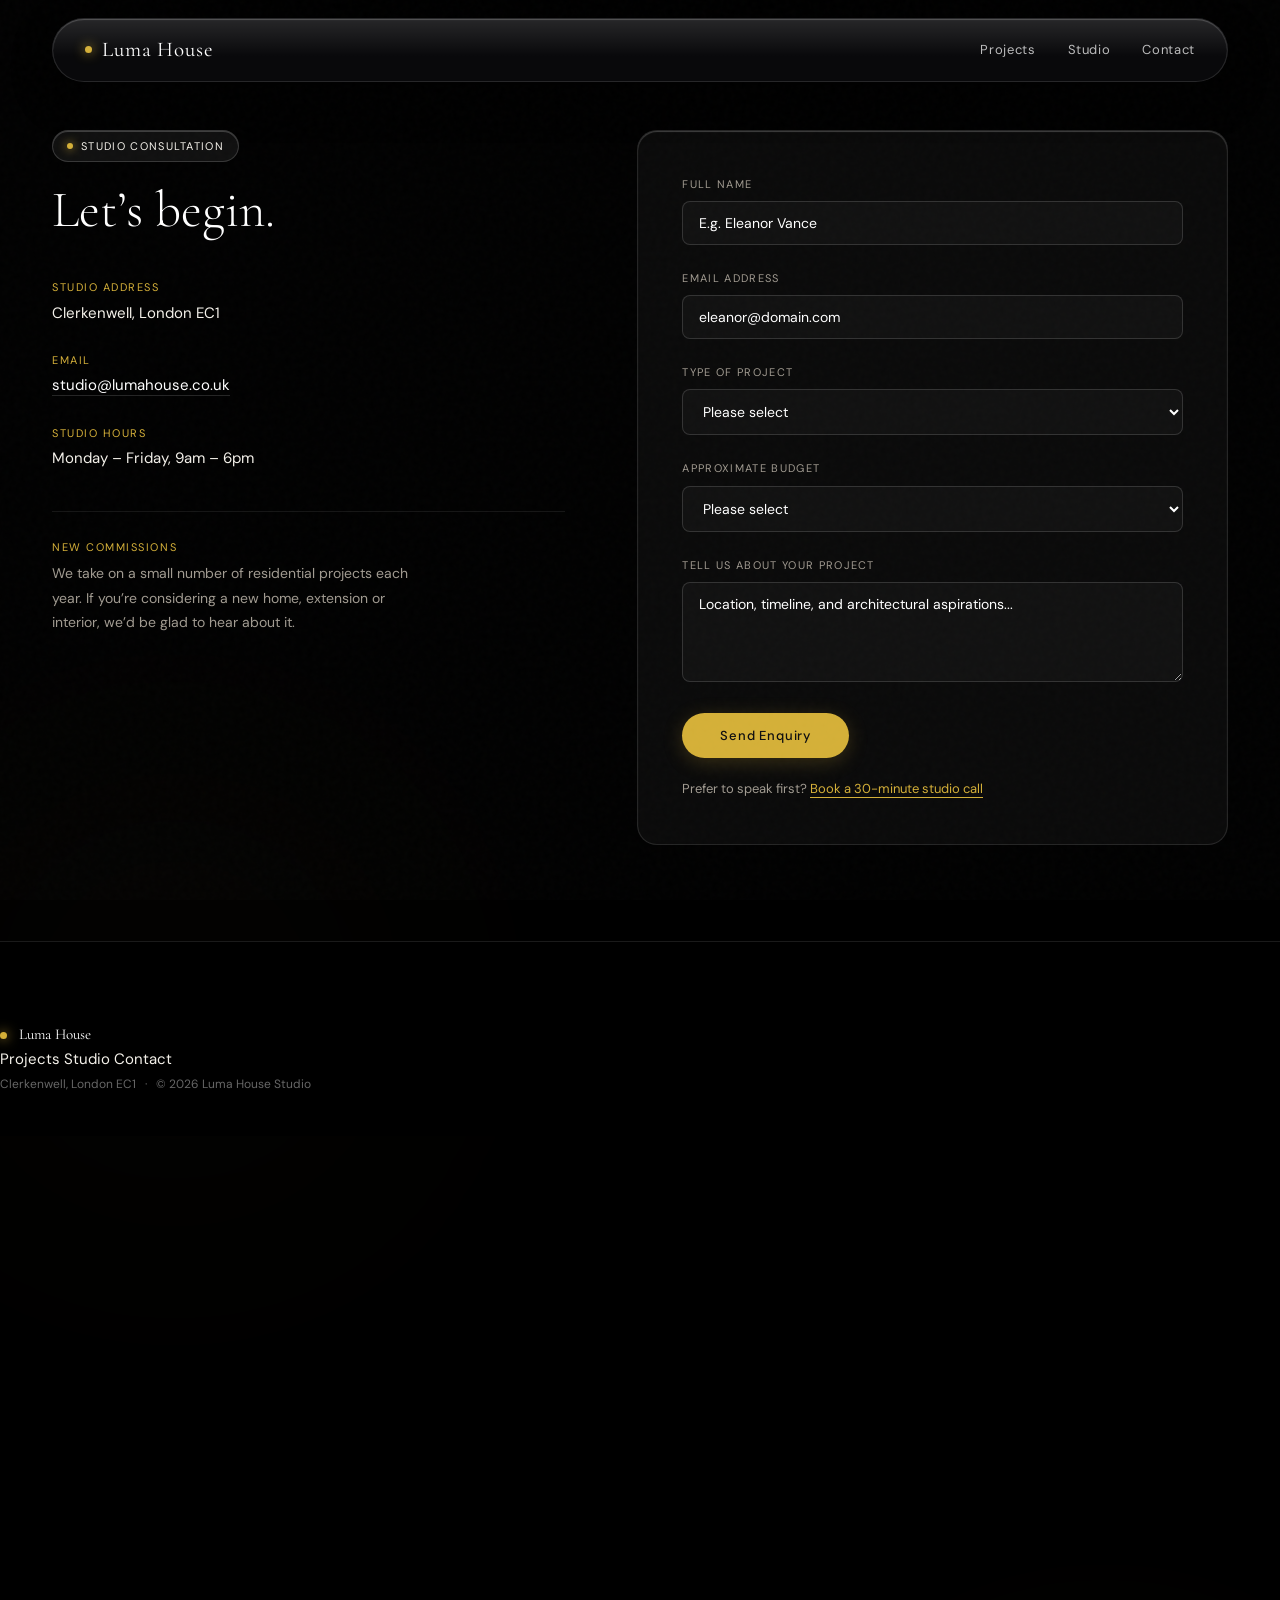
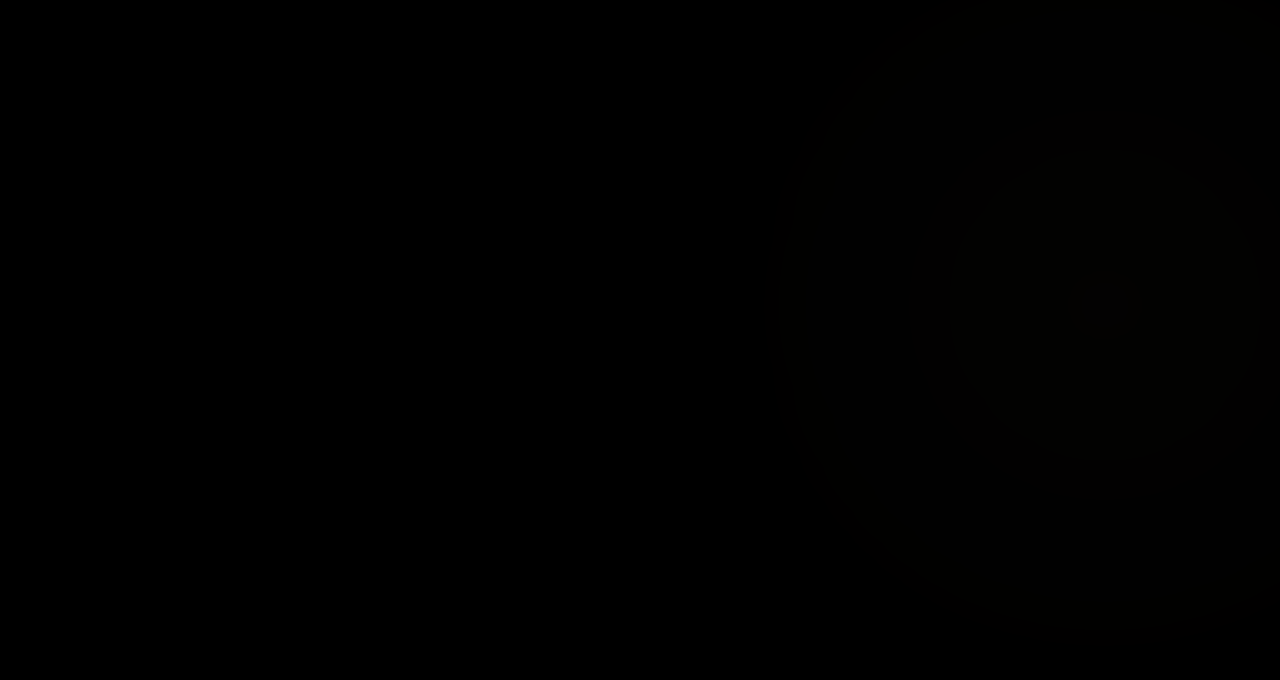
<file: contact.html>
<!DOCTYPE html>
<html lang="en">
<head>
<meta charset="UTF-8">
<meta name="viewport" content="width=device-width, initial-scale=1.0">
<title>Contact — Luma House</title>
<link rel="stylesheet" href="styles.css">
</head>
<body>

<div class="noise-overlay" aria-hidden="true"></div>
<div class="ambient-glow orb-1" aria-hidden="true"></div>
<div class="ambient-glow orb-2" aria-hidden="true"></div>

<nav class="nav solid">
  <a href="index.html" class="nav-logo">
    <span class="nav-logo-mark"></span>
    Luma House
  </a>
  <div class="nav-links">
    <a href="index.html#selected-projects">Projects</a>
    <a href="about.html">Studio</a>
    <a href="contact.html">Contact</a>
  </div>
</nav>

<div class="wrap contact-wrap">
  <div class="reveal">
    <div class="glass-pill" style="margin-bottom: 20px;"><span class="pulse-dot"></span> Studio Consultation</div>
    <h1 class="contact-hed">Let&rsquo;s begin.</h1>
    <div class="contact-detail">
      <div class="lbl">Studio address</div>
      <div class="val">Clerkenwell, London EC1</div>
    </div>
    <div class="contact-detail">
      <div class="lbl">Email</div>
      <div class="val"><a href="mailto:studio@lumahouse.co.uk">studio@lumahouse.co.uk</a></div>
    </div>
    <div class="contact-detail">
      <div class="lbl">Studio hours</div>
      <div class="val">Monday – Friday, 9am – 6pm</div>
    </div>
    <div class="contact-detail" style="margin-top:40px;padding-top:26px;border-top:1px solid var(--line);">
      <div class="lbl">New commissions</div>
      <div class="val" style="font-size:14px;color:var(--muted);-webkit-text-fill-color:var(--muted);max-width:38ch;line-height:1.74;margin-top:5px;">
        We take on a small number of residential projects each year. If you&rsquo;re considering a new home, extension or interior, we&rsquo;d be glad to hear about it.
      </div>
    </div>
  </div>

  <div class="reveal d1">
    <div class="inquiry-form-card">
      <form class="inquiry-form" novalidate>
        <div class="field">
          <label for="f-name">Full name</label>
          <input type="text" id="f-name" name="name" autocomplete="name" placeholder="E.g. Eleanor Vance" required>
        </div>
        <div class="field">
          <label for="f-email">Email address</label>
          <input type="email" id="f-email" name="email" autocomplete="email" placeholder="eleanor@domain.com" required>
        </div>
        <div class="field">
          <label for="f-type">Type of project</label>
          <select id="f-type" name="project-type">
            <option value="">Please select</option>
            <option>Residential design</option>
            <option>Interior architecture</option>
            <option>Bespoke furniture</option>
            <option>Other</option>
          </select>
        </div>
        <div class="field">
          <label for="f-budget">Approximate budget</label>
          <select id="f-budget" name="budget">
            <option value="">Please select</option>
            <option>Under £50,000</option>
            <option>£50,000 – £150,000</option>
            <option>£150,000 – £350,000</option>
            <option>£350,000+</option>
          </select>
        </div>
        <div class="field">
          <label for="f-msg">Tell us about your project</label>
          <textarea id="f-msg" name="message" placeholder="Location, timeline, and architectural aspirations..." required></textarea>
        </div>
        <button type="submit" class="submit-btn">Send Enquiry</button>
      </form>
      <p class="consult-note">Prefer to speak first? <a href="#">Book a 30-minute studio call</a></p>
    </div>
  </div>
</div>

<footer class="footer">
  <div class="footer-logo">
    <span class="nav-logo-mark" style="margin-right:8px;"></span>
    Luma House
  </div>
  <div class="footer-links">
    <a href="index.html#selected-projects">Projects</a>
    <a href="about.html">Studio</a>
    <a href="contact.html">Contact</a>
  </div>
  <span class="footer-copy">Clerkenwell, London EC1 &ensp;·&ensp; &copy; 2026 Luma House Studio</span>
</footer>

<script src="main.js"></script>
</body>
</html>
</file>
<file: styles.css>
@import url('https://fonts.googleapis.com/css2?family=Cormorant+Garamond:ital,wght@0,300;0,400;0,500;1,300;1,400;1,500&family=DM+Sans:opsz,wght@9..40,300;9..40,400;9..40,500&display=swap');

/* ============================================================
   LUMA HOUSE — REDESIGNED ARCHITECTURAL & GLASS EXPERIENCE
   Deep Atmospheric Obsidian, Frosted Glassmorphism, 
   Specular Reflections & Fluid Micro-Interactions
   ============================================================ */

:root {
  --bg:                 #000000;
  --bg-deep:            #000000;
  --bg-secondary:       #040405;
  --fg:                 #F4F1EA;
  --fg-bright:          #FFFFFF;
  --accent:             #D4AF37;
  --accent-gold:        #C5A880;
  --accent-glow:        rgba(212, 175, 55, 0.22);
  --muted:              #A09A90;
  --muted-lt:           #6E6860;
  --line:               rgba(255, 255, 255, 0.08);
  --line-med:           rgba(255, 255, 255, 0.14);
  --line-bright:        rgba(255, 255, 255, 0.24);

  /* Glassmorphic tokens */
  --glass-bg:           rgba(255, 255, 255, 0.035);
  --glass-bg-hover:     rgba(255, 255, 255, 0.065);
  --glass-border:       rgba(255, 255, 255, 0.11);
  --glass-border-hover: rgba(212, 175, 55, 0.45);
  --glass-sheen:        linear-gradient(135deg, rgba(255,255,255,0.18) 0%, rgba(255,255,255,0.02) 40%, rgba(255,255,255,0) 100%);
  --glass-shadow:       0 24px 60px rgba(0, 0, 0, 0.55), inset 0 1px 1px rgba(255, 255, 255, 0.22);
  --glass-pill-bg:      rgba(255, 255, 255, 0.06);
  --glass-pill-border:  rgba(255, 255, 255, 0.16);

  --pad:                52px;
  --pad-sm:             20px;
  --max:                1320px;
  --radius-lg:          20px;
  --radius-md:          14px;
  --radius-sm:          8px;
}

/* ---- RESET ---- */
*, *::before, *::after {
  box-sizing: border-box;
  margin: 0;
  padding: 0;
}

html {
  scroll-behavior: smooth;
  background-color: var(--bg);
}

body {
  background: var(--bg);
  color: var(--fg);
  font-family: 'DM Sans', sans-serif;
  font-weight: 400;
  font-size: 15px;
  line-height: 1.65;
  -webkit-font-smoothing: antialiased;
  -moz-osx-font-smoothing: grayscale;
  position: relative;
  min-height: 100vh;
  overflow-x: hidden;
}

img {
  max-width: 100%;
  display: block;
}

/* --- Atmospheric Noise & Ambient Background Glows --- */
.noise-overlay {
  position: fixed;
  inset: 0;
  width: 100%;
  height: 100%;
  background-image: url("data:image/svg+xml,%3Csvg viewBox='0 0 200 200' xmlns='http://www.w3.org/2000/svg'%3E%3Cfilter id='noiseFilter'%3E%3CfeTurbulence type='fractalNoise' baseFrequency='0.8' numOctaves='3' stitchTiles='stitch'/%3E%3C/filter%3E%3Crect width='100%25' height='100%25' filter='url(%23noiseFilter)' opacity='0.018'/%3E%3C/svg%3E");
  pointer-events: none;
  z-index: 1;
  mix-blend-mode: screen;
}

.ambient-glow {
  position: absolute;
  border-radius: 50%;
  filter: blur(140px);
  pointer-events: none;
  z-index: 0;
  opacity: 0.28;
  will-change: transform, opacity;
}

.ambient-glow.orb-1 {
  width: 650px;
  height: 650px;
  top: 75vh;
  left: -150px;
  background: radial-gradient(circle, rgba(212, 175, 55, 0.16) 0%, rgba(184, 148, 105, 0.05) 50%, transparent 70%);
}

.ambient-glow.orb-2 {
  width: 750px;
  height: 750px;
  top: 170vh;
  right: -200px;
  background: radial-gradient(circle, rgba(168, 140, 102, 0.14) 0%, rgba(255, 255, 255, 0.02) 55%, transparent 70%);
}

.ambient-glow.orb-3 {
  width: 850px;
  height: 850px;
  top: 280vh;
  left: 15%;
  background: radial-gradient(circle, rgba(212, 175, 55, 0.12) 0%, rgba(140, 120, 90, 0.03) 60%, transparent 70%);
}

.ambient-glow.orb-4 {
  width: 700px;
  height: 700px;
  top: 390vh;
  right: 5%;
  background: radial-gradient(circle, rgba(200, 168, 128, 0.14) 0%, transparent 70%);
}

/* Ensure sections sit on top of background ambient effects */
section, footer, nav, .featured-section, .statement-section, .projects-section, .reflection-section, .services-section, .testimonial-section, .cta-section {
  position: relative;
  z-index: 2;
}

/* --- Hyperlink rules --- */
a {
  text-decoration: none;
  color: var(--fg);
  -webkit-text-fill-color: var(--fg);
  transition: color 250ms ease, opacity 250ms ease;
}
a:visited { color: var(--fg); -webkit-text-fill-color: var(--fg); }
a:hover   { color: var(--fg-bright); -webkit-text-fill-color: var(--fg-bright); }

/* Focus rings */
a:focus-visible,
button:focus-visible,
input:focus-visible,
textarea:focus-visible,
select:focus-visible {
  outline: 1px solid var(--accent);
  outline-offset: 3px;
}

/* Reduced motion */
@media (prefers-reduced-motion: reduce) {
  *, *::before, *::after {
    animation-duration: 0.01ms !important;
    transition-duration: 0.01ms !important;
  }
}

/* ============================================================
   TYPOGRAPHY PRIMITIVES
   ============================================================ */
.t-serif,
.nav-logo,
.hero-headline,
.featured-name,
.statement-text,
.pt-name,
.reflection-tagline,
.reflection-statement,
.svc-name,
.t-quote,
.t-accent,
.cta-headline,
.footer-logo,
.pd-title,
.pd-concept-body,
.next-name,
.about-pull,
.v-name,
.tm-name,
.p-name,
.contact-hed,
.impact-num {
  font-family: 'Cormorant Garamond', serif;
  color: var(--fg-bright);
  -webkit-text-fill-color: var(--fg-bright);
}

.eyebrow {
  font-size: 11px;
  letter-spacing: 0.20em;
  text-transform: uppercase;
  font-weight: 500;
  color: var(--accent);
  -webkit-text-fill-color: var(--accent);
}

p, .body-text {
  font-weight: 400;
  color: var(--fg);
}

.text-muted {
  color: var(--muted);
  -webkit-text-fill-color: var(--muted);
}

/* ============================================================
   LAYOUT
   ============================================================ */
.wrap {
  max-width: var(--max);
  margin: 0 auto;
  padding-left: var(--pad);
  padding-right: var(--pad);
}

/* ============================================================
   GLASSMORPHISM & SPECULAR REFLECTION SYSTEM
   ============================================================ */
.glass-panel,
.glass-card {
  background: var(--glass-bg);
  backdrop-filter: blur(24px) saturate(180%);
  -webkit-backdrop-filter: blur(24px) saturate(180%);
  border: 1px solid var(--glass-border);
  box-shadow: var(--glass-shadow);
  border-radius: var(--radius-lg);
  position: relative;
  overflow: hidden;
  transition: border-color 450ms ease, box-shadow 450ms ease, transform 450ms cubic-bezier(0.16, 1, 0.3, 1);
}

.glass-panel::before,
.glass-card::before {
  content: '';
  position: absolute;
  inset: 0;
  background: var(--glass-sheen);
  opacity: 0.65;
  pointer-events: none;
  z-index: 1;
}

.glass-panel:hover,
.glass-card:hover {
  border-color: var(--glass-border-hover);
  box-shadow: 0 30px 70px rgba(0, 0, 0, 0.65), 0 0 25px var(--accent-glow), inset 0 1px 1px rgba(255, 255, 255, 0.35);
}

/* Glass Pill / Badge */
.glass-pill {
  display: inline-flex;
  align-items: center;
  gap: 8px;
  padding: 6px 14px;
  background: var(--glass-pill-bg);
  backdrop-filter: blur(16px);
  -webkit-backdrop-filter: blur(16px);
  border: 1px solid var(--glass-pill-border);
  border-radius: 100px;
  font-size: 11px;
  letter-spacing: 0.12em;
  text-transform: uppercase;
  color: var(--fg);
  -webkit-text-fill-color: var(--fg);
  box-shadow: 0 4px 15px rgba(0, 0, 0, 0.25), inset 0 1px 0 rgba(255, 255, 255, 0.2);
}

/* Pulse indicator dot */
.pulse-dot {
  display: inline-block;
  width: 6px;
  height: 6px;
  border-radius: 50%;
  background: var(--accent);
  box-shadow: 0 0 10px var(--accent);
  animation: pulseGlow 2.4s infinite;
}

@keyframes pulseGlow {
  0%, 100% { opacity: 1; transform: scale(1); }
  50% { opacity: 0.4; transform: scale(0.8); }
}

/* Glass Specular Reflection Sheen */
.reflection-sheen {
  position: absolute;
  top: 0;
  left: -150%;
  width: 100%;
  height: 100%;
  background: linear-gradient(
    105deg,
    transparent 20%,
    rgba(255, 255, 255, 0.05) 45%,
    rgba(255, 255, 255, 0.20) 50%,
    rgba(255, 255, 255, 0.05) 55%,
    transparent 80%
  );
  transform: skewX(-22deg);
  pointer-events: none;
  z-index: 3;
  transition: left 950ms cubic-bezier(0.16, 1, 0.3, 1);
}

.glass-card:hover .reflection-sheen,
.glass-panel:hover .reflection-sheen,
.featured-glass-frame:hover .reflection-sheen,
.project-thumb:hover .reflection-sheen,
.svc-glass-card:hover .reflection-sheen {
  left: 150%;
}

/* ============================================================
   NAVIGATION — FLOATING FROSTED GLASS BAR
   ============================================================ */
.nav {
  position: fixed;
  top: 18px;
  left: 50%;
  transform: translateX(-50%);
  width: calc(100% - (var(--pad) * 2));
  max-width: var(--max);
  height: 64px;
  display: flex;
  align-items: center;
  justify-content: space-between;
  padding: 0 32px;
  z-index: 200;
  border-radius: 100px;
  background: rgba(14, 13, 16, 0.70);
  backdrop-filter: blur(24px) saturate(180%);
  -webkit-backdrop-filter: blur(24px) saturate(180%);
  border: 1px solid rgba(255, 255, 255, 0.12);
  box-shadow: 0 16px 40px rgba(0, 0, 0, 0.45), inset 0 1px 1px rgba(255, 255, 255, 0.22);
  transition: background 400ms ease, border-color 400ms ease, box-shadow 400ms ease;
}

.nav::before {
  content: '';
  position: absolute;
  inset: 0;
  border-radius: inherit;
  background: linear-gradient(to bottom, rgba(255, 255, 255, 0.12), transparent 60%);
  pointer-events: none;
}

.nav.solid {
  background: rgba(10, 9, 12, 0.88);
  border-color: rgba(255, 255, 255, 0.16);
  box-shadow: 0 20px 50px rgba(0, 0, 0, 0.65), inset 0 1px 1px rgba(255, 255, 255, 0.25);
}

.nav-logo {
  font-family: 'Cormorant Garamond', serif;
  font-size: 21px;
  font-weight: 400;
  letter-spacing: 0.04em;
  color: #fff;
  -webkit-text-fill-color: #fff;
  display: inline-flex;
  align-items: center;
  gap: 10px;
}

.nav-logo-mark {
  display: inline-block;
  width: 7px;
  height: 7px;
  border-radius: 50%;
  background: var(--accent);
  box-shadow: 0 0 12px var(--accent);
}

.nav-links {
  display: flex;
  align-items: center;
  gap: 32px;
}

.nav-links a {
  font-size: 13px;
  font-weight: 400;
  letter-spacing: 0.05em;
  color: rgba(255, 255, 255, 0.72);
  -webkit-text-fill-color: rgba(255, 255, 255, 0.72);
  transition: color 250ms, opacity 250ms;
  position: relative;
  padding: 6px 0;
}

.nav-links a::after {
  content: '';
  position: absolute;
  bottom: 0;
  left: 0;
  width: 0;
  height: 1px;
  background: var(--accent);
  box-shadow: 0 0 8px var(--accent);
  transition: width 300ms cubic-bezier(0.16, 1, 0.3, 1);
}

.nav-links a:hover {
  color: #fff;
  -webkit-text-fill-color: #fff;
}

.nav-links a:hover::after {
  width: 100%;
}

/* ============================================================
   HERO
   ============================================================ */
.hero {
  position: relative;
  height: 100vh;
  min-height: 640px;
  overflow: hidden;
  display: flex;
  align-items: flex-end;
}

.hero-media {
  position: absolute;
  inset: 0;
  overflow: hidden;
}

.hero-media img {
  width: 100%;
  height: 130%;
  object-fit: cover;
  object-position: center 25%;
  will-change: transform;
}

.hero-media::after {
  content: '';
  position: absolute;
  inset: 0;
  background:
    linear-gradient(to top, #000000 0%, rgba(0,0,0,0.85) 25%, transparent 70%),
    linear-gradient(to bottom, rgba(0,0,0,0.50) 0%, transparent 40%);
}

.hero-content {
  position: relative;
  z-index: 5;
  width: 100%;
  max-width: var(--max);
  margin: 0 auto;
  padding: 0 var(--pad) 88px;
  color: #fff;
  -webkit-text-fill-color: #fff;
}

.hero-eyebrow {
  display: inline-flex;
  align-items: center;
  gap: 10px;
  margin-bottom: 20px;
  opacity: 0;
  animation: fadeUp 750ms 100ms cubic-bezier(0.16,1,0.3,1) forwards;
}

.hero-headline {
  font-family: 'Cormorant Garamond', serif;
  font-size: clamp(54px, 6.4vw, 96px);
  font-weight: 300;
  line-height: 1.02;
  max-width: 820px;
  color: #fff;
  -webkit-text-fill-color: #fff;
  opacity: 0;
  animation: fadeUp 900ms 240ms cubic-bezier(0.16,1,0.3,1) forwards;
}

.hero-sub {
  margin-top: 24px;
  font-size: 15px;
  font-weight: 400;
  max-width: 48ch;
  line-height: 1.70;
  color: rgba(255,255,255,0.78);
  -webkit-text-fill-color: rgba(255,255,255,0.78);
  opacity: 0;
  animation: fadeUp 750ms 420ms cubic-bezier(0.16,1,0.3,1) forwards;
}

@keyframes fadeUp {
  from { opacity: 0; transform: translateY(16px); }
  to   { opacity: 1; transform: translateY(0); }
}

/* ============================================================
   FULL-BLEED SCROLL-DRIVEN 3D SPATIAL BACKGROUND
   The 240-frame visual covers the entire screen background,
   moving smoothly as you scroll down the page!
   ============================================================ */
.horizon-fullbleed-section {
  position: relative;
  height: 440vh; /* Smooth, luxurious extended multi-chapter track */
  background: #000000;
  width: 100%;
}

.horizon-sticky-stage {
  position: sticky;
  top: 0;
  left: 0;
  width: 100%;
  height: 100vh;
  overflow: hidden;
  display: flex;
  align-items: center;
  z-index: 5;
}

/* Fullscreen background image sequence */
.horizon-bg-media {
  position: absolute;
  inset: 0;
  width: 100%;
  height: 100%;
  z-index: 1;
}

.horizon-bg-img {
  width: 100%;
  height: 100%;
  object-fit: cover;
  object-position: center;
  display: block;
  transform: scale(1.02);
  will-change: transform;
}

/* Cinematic Dark Vignette & Edge Dissolve to Pure Black */
.horizon-bg-vignette {
  position: absolute;
  inset: 0;
  background:
    radial-gradient(ellipse at center, transparent 35%, rgba(0, 0, 0, 0.70) 100%),
    linear-gradient(to bottom, #000000 0%, rgba(0, 0, 0, 0.35) 15%, transparent 35%, transparent 65%, rgba(0, 0, 0, 0.6) 85%, #000000 100%),
    linear-gradient(to right, rgba(0, 0, 0, 0.85) 0%, rgba(0, 0, 0, 0.4) 30%, transparent 65%);
  pointer-events: none;
  z-index: 2;
}

.horizon-glass-reflection-glare {
  position: absolute;
  inset: 0;
  background: linear-gradient(
    130deg,
    rgba(255, 255, 255, 0.08) 0%,
    transparent 35%,
    rgba(212, 175, 55, 0.04) 70%,
    transparent 100%
  );
  pointer-events: none;
  z-index: 2;
}

/* Floating Content Layer */
.horizon-stage-overlay {
  position: relative;
  z-index: 5;
  width: 100%;
  height: 100%;
  display: flex;
  align-items: center;
}

.horizon-overlay-content {
  width: 100%;
  height: 100%;
  position: relative;
  display: flex;
  align-items: center;
}

/* ── MULTI-CHAPTER SPATIAL CHAPTERS ── */
.horizon-chapter {
  position: absolute;
  inset: 0;
  width: 100%;
  height: 100%;
  display: flex;
  flex-direction: column;
  justify-content: center;
  opacity: 0;
  pointer-events: none;
  transform: translateY(28px) scale(0.98);
  transition: opacity 550ms cubic-bezier(0.16, 1, 0.3, 1), transform 550ms cubic-bezier(0.16, 1, 0.3, 1);
  padding: 80px 0;
}

.horizon-chapter.active {
  opacity: 1;
  pointer-events: auto;
  transform: translateY(0) scale(1);
}

/* Chapter 1: Floating Left Card */
.horizon-chapter-1 {
  align-items: flex-start;
}

.horizon-floating-card {
  max-width: 480px;
  padding: 38px 44px;
  background: rgba(10, 9, 13, 0.72);
  backdrop-filter: blur(28px) saturate(180%);
  -webkit-backdrop-filter: blur(28px) saturate(180%);
  border: 1px solid rgba(255, 255, 255, 0.15);
  box-shadow: 0 30px 80px rgba(0, 0, 0, 0.85), inset 0 1px 1px rgba(255, 255, 255, 0.22);
  border-radius: var(--radius-lg);
  position: relative;
  overflow: hidden;
}

.horizon-stage-title {
  font-family: 'Cormorant Garamond', serif;
  font-size: clamp(38px, 4.2vw, 58px);
  font-weight: 300;
  line-height: 1.05;
  color: #ffffff;
  -webkit-text-fill-color: #ffffff;
  margin-bottom: 20px;
}

.horizon-specs-row {
  display: flex;
  align-items: center;
  gap: 16px;
  padding: 14px 0;
  margin-bottom: 18px;
  border-top: 1px solid rgba(255, 255, 255, 0.1);
  border-bottom: 1px solid rgba(255, 255, 255, 0.1);
}

.spec-cell {
  display: flex;
  flex-direction: column;
  gap: 2px;
}

.spec-k {
  font-size: 10px;
  letter-spacing: 0.14em;
  text-transform: uppercase;
  color: var(--accent);
  -webkit-text-fill-color: var(--accent);
  font-weight: 500;
}

.spec-v {
  font-size: 13px;
  color: #fff;
  -webkit-text-fill-color: #fff;
}

.spec-sep {
  width: 1px;
  height: 24px;
  background: rgba(255, 255, 255, 0.12);
}

.horizon-stage-desc {
  font-size: 14px;
  line-height: 1.72;
  color: rgba(255, 255, 255, 0.78);
  -webkit-text-fill-color: rgba(255, 255, 255, 0.78);
  margin-bottom: 28px;
}

/* Chapter 2: Centered Impact Metrics Ribbon */
.horizon-chapter-2 {
  align-items: center;
  text-align: center;
}

.horizon-chapter-header {
  margin-bottom: 26px;
  display: flex;
  flex-direction: column;
  align-items: center;
  gap: 10px;
}

.horizon-chapter-title {
  font-family: 'Cormorant Garamond', serif;
  font-size: clamp(32px, 3.6vw, 48px);
  font-weight: 300;
  color: #fff;
  -webkit-text-fill-color: #fff;
}

.horizon-chapter-2 .impact-grid {
  width: 100%;
  max-width: var(--max);
  background: rgba(12, 11, 15, 0.74);
  backdrop-filter: blur(30px) saturate(180%);
  -webkit-backdrop-filter: blur(30px) saturate(180%);
  border: 1px solid rgba(255, 255, 255, 0.16);
  box-shadow: 0 30px 90px rgba(0, 0, 0, 0.85), inset 0 1px 1px rgba(255, 255, 255, 0.25);
  border-radius: var(--radius-lg);
  display: grid;
  grid-template-columns: 1fr auto 1fr auto 1fr auto 1fr;
  align-items: center;
  padding: 40px 56px;
}

.impact-cell {
  display: flex;
  flex-direction: column;
  align-items: center;
  text-align: center;
  gap: 4px;
}

.impact-num {
  font-family: 'Cormorant Garamond', serif;
  font-size: 42px;
  font-weight: 300;
  line-height: 1;
  color: var(--fg-bright);
  -webkit-text-fill-color: var(--fg-bright);
}

.impact-num sup {
  font-size: 20px;
  color: var(--accent);
  -webkit-text-fill-color: var(--accent);
  top: -12px;
}

.impact-lbl {
  font-size: 13px;
  font-weight: 500;
  letter-spacing: 0.08em;
  color: var(--fg);
  -webkit-text-fill-color: var(--fg);
}

.impact-sub {
  font-size: 11.5px;
  color: var(--muted);
  -webkit-text-fill-color: var(--muted);
}

.impact-divider {
  width: 1px;
  height: 52px;
  background: rgba(255, 255, 255, 0.14);
}

/* Chapter 3: Centered Statement Box */
.horizon-chapter-3 {
  align-items: center;
  text-align: center;
}

.horizon-chapter-3 .statement-glass-box {
  max-width: 900px;
  width: 100%;
  padding: 52px 64px;
  position: relative;
  background: rgba(12, 11, 15, 0.74);
  backdrop-filter: blur(30px) saturate(180%);
  -webkit-backdrop-filter: blur(30px) saturate(180%);
  border: 1px solid rgba(255, 255, 255, 0.16);
  border-radius: var(--radius-lg);
  box-shadow: 0 30px 90px rgba(0, 0, 0, 0.85), inset 0 1px 1px rgba(255, 255, 255, 0.25);
  text-align: left;
}

.statement-accent-line {
  position: absolute;
  top: 0;
  left: 64px;
  right: 64px;
  height: 1px;
  background: linear-gradient(90deg, transparent, var(--accent), transparent);
  box-shadow: 0 0 14px var(--accent);
}

.statement-tag {
  font-size: 11px;
  letter-spacing: 0.18em;
  text-transform: uppercase;
  font-weight: 500;
  color: var(--accent);
  -webkit-text-fill-color: var(--accent);
  margin-bottom: 20px;
  display: flex;
  align-items: center;
  gap: 8px;
}

.accent-bullet {
  display: inline-block;
  width: 6px;
  height: 6px;
  border-radius: 50%;
  background: var(--accent);
  box-shadow: 0 0 8px var(--accent);
}

.statement-text {
  font-family: 'Cormorant Garamond', serif;
  font-size: clamp(24px, 2.5vw, 36px);
  font-weight: 300;
  font-style: italic;
  line-height: 1.48;
  color: var(--fg-bright);
  -webkit-text-fill-color: var(--fg-bright);
  max-width: 66ch;
  margin-bottom: 28px;
}

.statement-footer {
  display: flex;
  justify-content: space-between;
  align-items: center;
  padding-top: 20px;
  border-top: 1px solid rgba(255, 255, 255, 0.1);
  font-size: 12px;
  color: var(--muted);
  -webkit-text-fill-color: var(--muted);
  letter-spacing: 0.06em;
}

/* Floating Bottom HUD Scrubber */
.horizon-stage-hud {
  position: absolute;
  bottom: 40px;
  right: 0;
  display: flex;
  flex-direction: column;
  align-items: flex-end;
  gap: 12px;
  z-index: 10;
}

.horizon-hud-nav {
  display: flex;
  gap: 6px;
}

.hud-tab {
  background: rgba(12, 11, 15, 0.75);
  backdrop-filter: blur(14px);
  -webkit-backdrop-filter: blur(14px);
  border: 1px solid rgba(255, 255, 255, 0.14);
  color: rgba(255, 255, 255, 0.65);
  font-family: 'DM Sans', sans-serif;
  font-size: 11px;
  font-weight: 500;
  letter-spacing: 0.08em;
  text-transform: uppercase;
  padding: 6px 14px;
  border-radius: 100px;
  cursor: pointer;
  transition: all 250ms ease;
}

.hud-tab:hover {
  color: #fff;
  border-color: rgba(255, 255, 255, 0.3);
}

.hud-tab.active {
  background: rgba(212, 175, 55, 0.22);
  border-color: var(--accent);
  color: #fff;
  box-shadow: 0 0 14px rgba(212, 175, 55, 0.35);
}

.horizon-hud-pill {
  padding: 9px 20px;
  font-size: 11px;
  letter-spacing: 0.10em;
  text-transform: uppercase;
  background: rgba(10, 9, 13, 0.85);
  border: 1px solid rgba(255, 255, 255, 0.18);
  box-shadow: 0 10px 30px rgba(0, 0, 0, 0.65);
}

.horizon-hud-pill svg {
  color: var(--accent);
  animation: rotateSpin 8s linear infinite;
}

@keyframes rotateSpin {
  from { transform: rotate(0deg); }
  to   { transform: rotate(360deg); }
}

.horizon-scrubber-track {
  width: 240px;
  height: 3px;
  background: rgba(255, 255, 255, 0.15);
  border-radius: 3px;
  overflow: hidden;
}

.horizon-scrubber-thumb {
  width: 0%;
  height: 100%;
  background: var(--accent);
  box-shadow: 0 0 10px var(--accent);
  transition: width 60ms linear;
}

.glass-btn {
  display: inline-flex;
  align-items: center;
  gap: 12px;
  padding: 12px 28px;
  background: rgba(255, 255, 255, 0.05);
  backdrop-filter: blur(14px);
  -webkit-backdrop-filter: blur(14px);
  border: 1px solid var(--glass-border);
  border-radius: 100px;
  font-size: 13px;
  font-weight: 400;
  letter-spacing: 0.04em;
  color: #fff;
  -webkit-text-fill-color: #fff;
  box-shadow: 0 4px 20px rgba(0, 0, 0, 0.25), inset 0 1px 0 rgba(255, 255, 255, 0.2);
  transition: all 300ms ease;
  width: fit-content;
}

.glass-btn svg {
  transition: transform 250ms ease;
}

.glass-btn:hover {
  background: rgba(212, 175, 55, 0.18);
  border-color: var(--accent);
  box-shadow: 0 8px 30px var(--accent-glow), inset 0 1px 1px rgba(255, 255, 255, 0.35);
  color: #fff;
}

.glass-btn:hover svg {
  transform: translateX(4px);
}

/* ============================================================
   PROJECTS GRID — ARCHITECTURAL GLASS GALLERY
   ============================================================ */
.projects-section {
  padding-bottom: 88px;
}

.projects-header-wrap {
  display: flex;
  justify-content: space-between;
  align-items: flex-end;
  padding-bottom: 24px;
}

.projects-label {
  font-size: 11px;
  letter-spacing: 0.20em;
  text-transform: uppercase;
  font-weight: 500;
  color: var(--accent);
  -webkit-text-fill-color: var(--accent);
}

.projects-subtext {
  font-size: 13px;
  color: var(--muted);
  -webkit-text-fill-color: var(--muted);
}

.projects-grid {
  display: grid;
  grid-template-columns: 5fr 3.2fr 3.8fr;
  grid-template-rows: 440px 340px 480px;
  gap: 6px;
  width: 100%;
  border-radius: var(--radius-lg);
  overflow: hidden;
  background: rgba(255, 255, 255, 0.04);
  padding: 6px;
  border: 1px solid var(--glass-border);
  box-shadow: var(--glass-shadow);
}

.pg-1 { grid-column: 1; grid-row: 1; }
.pg-2 { grid-column: 2; grid-row: 1; }
.pg-3 { grid-column: 3; grid-row: 1 / 3; }
.pg-4 { grid-column: 1; grid-row: 2; }
.pg-5 { grid-column: 2; grid-row: 2; }
.pg-6 { grid-column: 1 / -1; grid-row: 3; }

.project-thumb {
  position: relative;
  overflow: hidden;
  background: #151418;
  display: block;
  border-radius: var(--radius-sm);
  border: 1px solid rgba(255, 255, 255, 0.06);
}

.project-thumb img {
  width: 100%;
  height: 100%;
  object-fit: cover;
  object-position: center;
  transition: transform 750ms cubic-bezier(0.16, 1, 0.3, 1);
  display: block;
}

.project-thumb:hover img {
  transform: scale(1.05);
}

.project-thumb::after {
  content: '';
  position: absolute;
  inset: 0;
  background: linear-gradient(to top, rgba(7, 6, 8, 0.85) 0%, rgba(7, 6, 8, 0.25) 45%, transparent 70%);
  opacity: 0.45;
  transition: opacity 350ms ease;
  pointer-events: none;
}

.project-thumb:hover::after {
  opacity: 0.9;
}

.pt-info {
  position: absolute;
  bottom: 0;
  left: 0;
  right: 0;
  padding: 24px;
  z-index: 2;
  transform: translateY(6px);
  opacity: 0;
  transition: opacity 300ms ease, transform 300ms cubic-bezier(0.16, 1, 0.3, 1);
  pointer-events: none;
}

.project-thumb:hover .pt-info {
  opacity: 1;
  transform: translateY(0);
}

.pt-glass-badge {
  display: inline-block;
  padding: 10px 18px;
  background: rgba(14, 13, 17, 0.75);
  backdrop-filter: blur(16px);
  -webkit-backdrop-filter: blur(16px);
  border: 1px solid rgba(255, 255, 255, 0.16);
  border-radius: var(--radius-sm);
  box-shadow: 0 10px 30px rgba(0, 0, 0, 0.5);
}

.pt-name {
  font-family: 'Cormorant Garamond', serif;
  font-size: 20px;
  font-weight: 300;
  color: #fff;
  -webkit-text-fill-color: #fff;
  display: block;
}

.pt-sub {
  font-size: 12px;
  font-weight: 400;
  color: var(--accent);
  -webkit-text-fill-color: var(--accent);
  display: block;
  margin-top: 2px;
  letter-spacing: 0.04em;
}

/* ============================================================
   REFLECTION / MATERIALITY SECTION
   Enhanced with circadian lighting moods & caustic physics
   ============================================================ */
.reflection-section {
  background: var(--bg);
  overflow: hidden;
  padding-bottom: 96px;
}

.reflection-top {
  max-width: var(--max);
  margin: 0 auto;
  padding: 56px var(--pad) 32px;
  display: flex;
  justify-content: space-between;
  align-items: flex-end;
  flex-wrap: wrap;
  gap: 20px;
}

.reflection-eyebrow {
  font-size: 11px;
  letter-spacing: 0.20em;
  text-transform: uppercase;
  font-weight: 500;
  color: var(--accent);
  -webkit-text-fill-color: var(--accent);
  margin-bottom: 10px;
  opacity: 0;
  transform: translateY(8px);
  transition: opacity 700ms ease, transform 700ms ease;
}
.reflection-eyebrow.visible { opacity: 1; transform: none; }

.reflection-tagline {
  font-family: 'Cormorant Garamond', serif;
  font-size: clamp(18px, 1.4vw, 24px);
  letter-spacing: 0.16em;
  text-transform: uppercase;
  font-weight: 300;
  color: var(--fg-bright);
  -webkit-text-fill-color: var(--fg-bright);
  opacity: 0;
  transform: translateY(8px);
  transition: opacity 700ms 80ms ease, transform 700ms 80ms ease;
}
.reflection-tagline.visible { opacity: 1; transform: none; }

.reflection-controls {
  display: flex;
  align-items: center;
  gap: 12px;
  flex-wrap: wrap;
}

.lighting-pill {
  display: inline-flex;
  align-items: center;
  gap: 8px;
  padding: 5px 12px;
}

.lighting-lbl {
  font-size: 11px;
  text-transform: uppercase;
  letter-spacing: 0.08em;
  color: var(--muted);
}

.light-mode-btn {
  background: transparent;
  border: 1px solid transparent;
  color: rgba(255, 255, 255, 0.65);
  font-family: 'DM Sans', sans-serif;
  font-size: 11px;
  padding: 4px 10px;
  border-radius: 100px;
  cursor: pointer;
  transition: all 200ms ease;
}

.light-mode-btn:hover {
  color: #fff;
}

.light-mode-btn.active {
  background: rgba(212, 175, 55, 0.22);
  border-color: var(--accent);
  color: #fff;
  box-shadow: 0 0 10px rgba(212, 175, 55, 0.35);
}

.reflection-stage {
  position: relative;
  width: 100%;
  max-width: var(--max);
  margin: 0 auto;
  padding: 0 var(--pad);
}

.reflection-glass-container {
  position: relative;
  border-radius: var(--radius-lg);
  overflow: hidden;
  background: #0A0A0C;
  border: 1px solid var(--glass-border);
  box-shadow: var(--glass-shadow);
  transition: border-color 400ms ease, box-shadow 400ms ease;
}

.reflection-ambient-glow {
  position: absolute;
  top: 40%;
  left: 50%;
  transform: translate(-50%, -50%);
  width: 500px;
  height: 250px;
  background: radial-gradient(circle, rgba(212, 175, 55, 0.12) 0%, transparent 70%);
  filter: blur(80px);
  pointer-events: none;
  z-index: 1;
}

.reflection-img-wrap {
  width: 100%;
  height: 56vh;
  min-height: 400px;
  overflow: hidden;
  position: relative;
}

.reflection-img-wrap img {
  width: 100%;
  height: 100%;
  object-fit: cover;
  object-position: center 30%;
  will-change: transform;
  transition: filter 600ms ease;
}

/* Circadian Dusk Shift on Image & Mirror */
.reflection-glass-container.dusk .reflection-img-wrap img {
  filter: sepia(0.35) saturate(1.25) hue-rotate(-12deg) brightness(0.92);
}

.reflection-glass-container.dusk .reflection-mirror img {
  filter: blur(5px) sepia(0.45) saturate(1.35) hue-rotate(-18deg) brightness(0.8);
}

.reflection-glass-container.dusk .reflection-line {
  background: linear-gradient(
    to right,
    transparent 0%,
    rgba(229, 169, 59, 0.4) 20%,
    rgba(255, 205, 120, 0.95) 50%,
    rgba(229, 169, 59, 0.4) 80%,
    transparent 100%
  );
  box-shadow: 0 0 20px rgba(229, 169, 59, 0.7);
}

/* Luminous Glass Horizon Line with Animated Caustic Sweep */
.reflection-line {
  width: 100%;
  height: 2px;
  background: linear-gradient(
    to right,
    transparent 0%,
    rgba(212, 175, 55, 0.35) 20%,
    rgba(255, 255, 255, 0.95) 50%,
    rgba(212, 175, 55, 0.35) 80%,
    transparent 100%
  );
  box-shadow: 0 0 16px rgba(212, 175, 55, 0.55), 0 0 32px rgba(255, 255, 255, 0.35);
  position: relative;
  z-index: 4;
  overflow: hidden;
}

.reflection-line-pulse {
  position: absolute;
  top: 0;
  left: -20%;
  width: 30%;
  height: 100%;
  background: #ffffff;
  filter: blur(3px);
  box-shadow: 0 0 16px #ffffff;
  animation: lineSweep 4.5s cubic-bezier(0.4, 0, 0.2, 1) infinite;
}

@keyframes lineSweep {
  0%   { left: -30%; opacity: 0; }
  25%  { opacity: 1; }
  75%  { opacity: 1; }
  100% { left: 110%; opacity: 0; }
}

/* Inverted Mirror Reflection with Fresnel Gradient Mask */
.reflection-mirror {
  width: 100%;
  height: 220px;
  overflow: hidden;
  position: relative;
  pointer-events: none;
  background: #08080A;
}

.reflection-mirror img {
  width: 100%;
  height: 56vh;
  min-height: 400px;
  object-fit: cover;
  object-position: center 30%;
  transform: scaleY(-1);
  transform-origin: top center;
  filter: blur(5px) saturate(0.8) brightness(0.65);
  display: block;
  will-change: transform;
  transition: filter 600ms ease;
}

.reflection-water-haze {
  position: absolute;
  inset: 0;
  background: linear-gradient(
    to bottom,
    rgba(10, 9, 12, 0.15) 0%,
    rgba(10, 9, 12, 0.65) 45%,
    rgba(10, 9, 12, 0.98) 90%,
    #0A0A0C 100%
  );
  pointer-events: none;
}

.reflection-caption {
  max-width: var(--max);
  margin: 0 auto;
  padding: 44px var(--pad) 0;
  display: grid;
  grid-template-columns: 1fr 1fr;
  gap: 48px;
  align-items: center;
}

.reflection-statement {
  font-family: 'Cormorant Garamond', serif;
  font-size: clamp(28px, 3.2vw, 48px);
  font-weight: 300;
  font-style: italic;
  line-height: 1.2;
  color: var(--fg-bright);
  -webkit-text-fill-color: var(--fg-bright);
}

.reflection-sub {
  font-size: 15px;
  font-weight: 400;
  color: var(--muted);
  -webkit-text-fill-color: var(--muted);
  line-height: 1.76;
  max-width: 46ch;
}

/* ============================================================
   SERVICES — ARCHITECTURAL GLASS LIST WITH EXPANDABLE SCOPES
   ============================================================ */
.services-section {
  padding-bottom: 96px;
}

.services-container {
  display: grid;
  grid-template-columns: 380px 1fr;
  gap: 56px;
  align-items: start;
}

.services-sidebar {
  display: flex;
  flex-direction: column;
}

.services-eyebrow {
  font-size: 11px;
  letter-spacing: 0.20em;
  text-transform: uppercase;
  font-weight: 500;
  color: var(--accent);
  -webkit-text-fill-color: var(--accent);
  margin-bottom: 16px;
}

.services-title {
  font-family: 'Cormorant Garamond', serif;
  font-size: clamp(34px, 3.4vw, 48px);
  font-weight: 300;
  line-height: 1.1;
  color: var(--fg-bright);
  -webkit-text-fill-color: var(--fg-bright);
  margin-bottom: 20px;
}

.services-intro {
  font-size: 15px;
  line-height: 1.74;
  color: var(--muted);
  -webkit-text-fill-color: var(--muted);
  margin-bottom: 28px;
}

.services-badge {
  margin-top: 10px;
}

.services-list {
  display: flex;
  flex-direction: column;
  gap: 16px;
}

.svc-glass-card {
  padding: 30px 36px;
  background: var(--glass-bg);
  backdrop-filter: blur(24px);
  -webkit-backdrop-filter: blur(24px);
  border: 1px solid var(--glass-border);
  border-radius: var(--radius-md);
  box-shadow: var(--glass-shadow);
  position: relative;
  overflow: hidden;
  transition: all 350ms cubic-bezier(0.16, 1, 0.3, 1);
  cursor: pointer;
}

.svc-glass-card:hover {
  background: rgba(255, 255, 255, 0.06);
  border-color: var(--accent);
  transform: translateY(-4px);
  box-shadow: 0 20px 40px rgba(0, 0, 0, 0.6), 0 0 24px var(--accent-glow);
}

.svc-card-inner {
  width: 100%;
}

.svc-header-row {
  display: flex;
  align-items: center;
  justify-content: space-between;
  gap: 24px;
}

.svc-num-pill {
  width: 44px;
  height: 44px;
  flex-shrink: 0;
  border-radius: 50%;
  background: rgba(255, 255, 255, 0.04);
  border: 1px solid rgba(255, 255, 255, 0.12);
  display: flex;
  align-items: center;
  justify-content: center;
  font-size: 13px;
  color: var(--accent);
  -webkit-text-fill-color: var(--accent);
  font-weight: 500;
  transition: background 300ms ease, border-color 300ms ease;
}

.svc-glass-card:hover .svc-num-pill {
  background: rgba(212, 175, 55, 0.18);
  border-color: var(--accent);
}

.svc-body {
  flex: 1;
  display: flex;
  flex-direction: column;
  gap: 4px;
}

.svc-name {
  font-family: 'Cormorant Garamond', serif;
  font-size: 26px;
  font-weight: 300;
  color: var(--fg-bright);
  -webkit-text-fill-color: var(--fg-bright);
  line-height: 1.15;
}

.svc-desc {
  font-size: 13px;
  color: var(--muted);
  -webkit-text-fill-color: var(--muted);
  line-height: 1.5;
}

.svc-toggle-btn {
  width: 36px;
  height: 36px;
  flex-shrink: 0;
  border-radius: 50%;
  border: 1px solid var(--line);
  background: rgba(255, 255, 255, 0.04);
  color: var(--muted);
  display: flex;
  align-items: center;
  justify-content: center;
  cursor: pointer;
  transition: all 300ms ease;
}

.svc-icon {
  font-size: 18px;
  line-height: 1;
  transition: transform 300ms ease;
}

.svc-glass-card.open .svc-toggle-btn {
  border-color: var(--accent);
  background: rgba(212, 175, 55, 0.2);
  color: #fff;
}

.svc-glass-card.open .svc-icon {
  transform: rotate(45deg);
}

.svc-drawer {
  max-height: 0;
  overflow: hidden;
  opacity: 0;
  transition: max-height 400ms cubic-bezier(0.16, 1, 0.3, 1), opacity 300ms ease;
}

.svc-glass-card.open .svc-drawer {
  max-height: 200px;
  opacity: 1;
}

.svc-drawer-inner {
  padding-top: 18px;
  margin-top: 18px;
  border-top: 1px solid rgba(255, 255, 255, 0.08);
}

.svc-tag-row {
  display: flex;
  gap: 8px;
  flex-wrap: wrap;
  margin-bottom: 10px;
}

.svc-micro-tag {
  font-size: 10px;
  letter-spacing: 0.06em;
  text-transform: uppercase;
  padding: 4px 10px;
  background: rgba(212, 175, 55, 0.08);
  border: 1px solid rgba(212, 175, 55, 0.22);
  border-radius: 100px;
  color: var(--accent);
}

.svc-drawer-text {
  font-size: 13.5px;
  line-height: 1.62;
  color: rgba(255, 255, 255, 0.72);
}

/* ============================================================
   TESTIMONIAL — ARCHITECTURAL GLASS SUITE
   ============================================================ */
.testimonial-section {
  padding-bottom: 96px;
}

.testimonial-glass-pod {
  padding: 56px 64px;
  background: rgba(12, 11, 15, 0.75);
  backdrop-filter: blur(30px) saturate(180%);
  -webkit-backdrop-filter: blur(30px) saturate(180%);
  border: 1px solid rgba(255, 255, 255, 0.16);
  border-radius: var(--radius-lg);
  box-shadow: 0 30px 80px rgba(0, 0, 0, 0.85), inset 0 1px 1px rgba(255, 255, 255, 0.25);
  position: relative;
  overflow: hidden;
}

.testimonial-glow-backdrop {
  position: absolute;
  top: 50%;
  left: 30%;
  transform: translate(-50%, -50%);
  width: 450px;
  height: 240px;
  background: radial-gradient(circle, rgba(212, 175, 55, 0.16) 0%, transparent 70%);
  pointer-events: none;
  filter: blur(70px);
}

.t-header-row {
  display: flex;
  justify-content: space-between;
  align-items: center;
  margin-bottom: 28px;
}

.t-stars {
  color: var(--accent);
  letter-spacing: 3px;
  font-size: 14px;
}

.t-rating-lbl {
  font-size: 11px;
  letter-spacing: 0.12em;
  text-transform: uppercase;
  color: var(--muted);
  margin-left: 12px;
}

.t-nav-controls {
  display: flex;
  gap: 8px;
}

.t-arrow-btn {
  width: 36px;
  height: 36px;
  border-radius: 50%;
  background: rgba(255, 255, 255, 0.05);
  border: 1px solid rgba(255, 255, 255, 0.14);
  color: #fff;
  display: flex;
  align-items: center;
  justify-content: center;
  cursor: pointer;
  transition: all 250ms ease;
}

.t-arrow-btn:hover {
  background: rgba(212, 175, 55, 0.2);
  border-color: var(--accent);
}

.t-content-layout {
  display: flex;
  gap: 32px;
  align-items: flex-start;
}

.t-avatar-ring {
  width: 64px;
  height: 64px;
  flex-shrink: 0;
  border-radius: 50%;
  background: linear-gradient(135deg, rgba(212, 175, 55, 0.25), rgba(255, 255, 255, 0.05));
  border: 1.5px solid rgba(212, 175, 55, 0.45);
  display: flex;
  align-items: center;
  justify-content: center;
  font-family: 'Cormorant Garamond', serif;
  font-size: 22px;
  color: #fff;
  box-shadow: 0 0 20px rgba(212, 175, 55, 0.25);
}

.t-text-block {
  flex: 1;
}

.t-quote {
  font-family: 'Cormorant Garamond', serif;
  font-size: clamp(24px, 2.4vw, 36px);
  font-style: italic;
  font-weight: 300;
  line-height: 1.45;
  color: var(--fg-bright);
  -webkit-text-fill-color: var(--fg-bright);
  margin-bottom: 20px;
}

.t-meta {
  display: flex;
  flex-direction: column;
  gap: 2px;
}

.t-cite {
  font-family: 'DM Sans', sans-serif;
  font-size: 14px;
  font-weight: 500;
  color: #fff;
  -webkit-text-fill-color: #fff;
  letter-spacing: 0.04em;
  font-style: normal;
}

.t-cite-sub {
  font-size: 12px;
  color: var(--accent);
  -webkit-text-fill-color: var(--accent);
  letter-spacing: 0.04em;
}

.t-footer-row {
  display: flex;
  align-items: center;
  justify-content: space-between;
  margin-top: 32px;
  padding-top: 20px;
  border-top: 1px solid rgba(255, 255, 255, 0.08);
}

.t-progress-track {
  width: 220px;
  height: 3px;
  background: rgba(255, 255, 255, 0.12);
  border-radius: 3px;
  overflow: hidden;
}

.t-progress-bar {
  height: 100%;
  width: 0%;
  background: var(--accent);
  box-shadow: 0 0 8px var(--accent);
  transition: width 100ms linear;
}

.t-dots {
  display: flex;
  gap: 8px;
}

.t-dot {
  height: 3px;
  width: 20px;
  background: rgba(255, 255, 255, 0.2);
  border: none;
  padding: 0;
  cursor: pointer;
  border-radius: 2px;
  transition: width 300ms ease, background 300ms ease;
}

.t-dot.active {
  background: var(--accent);
  width: 40px;
  box-shadow: 0 0 10px var(--accent);
}

/* ============================================================
   CTA — LUMINESCENT FROSTED GLASS CALLOUT
   ============================================================ */
.cta-section {
  padding-bottom: 96px;
}

.cta-glass-card {
  padding: 60px 64px;
  background: rgba(14, 13, 18, 0.78);
  backdrop-filter: blur(32px) saturate(180%);
  -webkit-backdrop-filter: blur(32px) saturate(180%);
  border: 1px solid rgba(255, 255, 255, 0.16);
  border-radius: var(--radius-lg);
  box-shadow: 0 30px 90px rgba(0, 0, 0, 0.9), inset 0 1px 1px rgba(255, 255, 255, 0.25);
  position: relative;
  overflow: hidden;
}

/* Rotating Animated Specular Border Rim */
.cta-specular-border {
  position: absolute;
  inset: 0;
  border-radius: inherit;
  padding: 1px;
  background: linear-gradient(
    90deg,
    transparent 0%,
    rgba(212, 175, 55, 0.6) 25%,
    rgba(255, 255, 255, 0.9) 50%,
    rgba(212, 175, 55, 0.6) 75%,
    transparent 100%
  );
  background-size: 200% 100%;
  -webkit-mask: linear-gradient(#fff 0 0) content-box, linear-gradient(#fff 0 0);
  -webkit-mask-composite: xor;
  mask-composite: exclude;
  pointer-events: none;
  animation: specularBorderSweep 6s linear infinite;
}

@keyframes specularBorderSweep {
  0%   { background-position: 0% 0%; }
  100% { background-position: 200% 0%; }
}

.cta-inner-grid {
  display: grid;
  grid-template-columns: 1.25fr 0.95fr;
  gap: 56px;
  align-items: center;
}

.cta-headline {
  font-family: 'Cormorant Garamond', serif;
  font-size: clamp(34px, 3.8vw, 56px);
  font-weight: 300;
  line-height: 1.1;
  color: var(--fg-bright);
  -webkit-text-fill-color: var(--fg-bright);
  margin-bottom: 16px;
}

.cta-desc {
  font-size: 14.5px;
  line-height: 1.74;
  color: rgba(255, 255, 255, 0.72);
  margin-bottom: 24px;
}

.cta-typology-wrap {
  display: flex;
  flex-direction: column;
  gap: 10px;
}

.typology-title {
  font-size: 11px;
  letter-spacing: 0.12em;
  text-transform: uppercase;
  color: var(--muted);
  font-weight: 500;
}

.typology-pills {
  display: flex;
  gap: 8px;
  flex-wrap: wrap;
}

.typology-pill {
  padding: 7px 16px;
  font-size: 12px;
  font-family: 'DM Sans', sans-serif;
  border-radius: 100px;
  background: rgba(255, 255, 255, 0.04);
  border: 1px solid rgba(255, 255, 255, 0.12);
  color: rgba(255, 255, 255, 0.7);
  cursor: pointer;
  transition: all 250ms ease;
}

.typology-pill:hover {
  color: #fff;
  border-color: rgba(255, 255, 255, 0.25);
}

.typology-pill.active {
  background: rgba(212, 175, 55, 0.2);
  border-color: var(--accent);
  color: #fff;
  box-shadow: 0 0 14px rgba(212, 175, 55, 0.3);
}

.cta-action-box {
  padding: 36px;
  background: rgba(18, 17, 23, 0.65);
  border-radius: var(--radius-md);
  border: 1px solid rgba(255, 255, 255, 0.12);
  display: flex;
  flex-direction: column;
  gap: 20px;
}

.cta-main-btn {
  width: 100%;
  justify-content: center;
  padding: 16px 28px;
  font-size: 14px;
}

.cta-direct-contacts {
  display: flex;
  flex-direction: column;
  gap: 8px;
}

.quick-contact-pill {
  display: flex;
  align-items: center;
  gap: 10px;
  padding: 10px 16px;
  border-radius: 100px;
  background: rgba(255, 255, 255, 0.04);
  border: 1px solid rgba(255, 255, 255, 0.1);
  color: rgba(255, 255, 255, 0.8);
  font-size: 12.5px;
  text-decoration: none;
  cursor: pointer;
  transition: all 200ms ease;
}

.quick-contact-pill:hover {
  background: rgba(255, 255, 255, 0.08);
  border-color: rgba(255, 255, 255, 0.25);
  color: #fff;
}

.qc-status {
  margin-left: auto;
  font-size: 10px;
  letter-spacing: 0.10em;
  text-transform: uppercase;
  color: var(--accent);
  transition: opacity 200ms;
}

/* ============================================================
   FOOTER — ARCHITECTURAL MONOLITH
   ============================================================ */
.footer {
  border-top: 1px solid rgba(255, 255, 255, 0.1);
  padding: 80px 0 40px;
  background: #000000;
}

.footer-main {
  display: grid;
  grid-template-columns: 1.4fr 1fr 1.2fr 1.5fr;
  gap: 48px;
  margin-bottom: 56px;
}

.footer-col-brand .footer-logo {
  font-family: 'Cormorant Garamond', serif;
  font-size: 22px;
  font-weight: 400;
  color: #fff;
  -webkit-text-fill-color: #fff;
  display: flex;
  align-items: center;
  gap: 10px;
}

.footer-tagline {
  font-size: 13.5px;
  color: var(--muted);
  line-height: 1.65;
  margin-top: 14px;
  max-width: 28ch;
}

.footer-status-badge {
  display: inline-flex;
  align-items: center;
  gap: 8px;
  padding: 6px 14px;
  background: rgba(255, 255, 255, 0.04);
  border: 1px solid rgba(255, 255, 255, 0.12);
  border-radius: 100px;
  font-size: 11px;
  color: rgba(255, 255, 255, 0.8);
  margin-top: 20px;
}

.status-pulse-dot {
  width: 7px;
  height: 7px;
  border-radius: 50%;
  background: #4ade80;
  box-shadow: 0 0 8px #4ade80;
  animation: pulseBeacon 2s infinite;
}

@keyframes pulseBeacon {
  0%   { transform: scale(0.95); box-shadow: 0 0 0 0 rgba(74, 222, 128, 0.7); }
  70%  { transform: scale(1.1);  box-shadow: 0 0 0 6px rgba(74, 222, 128, 0); }
  100% { transform: scale(0.95); box-shadow: 0 0 0 0 rgba(74, 222, 128, 0); }
}

.f-col-title {
  font-size: 11px;
  letter-spacing: 0.14em;
  text-transform: uppercase;
  color: var(--accent);
  -webkit-text-fill-color: var(--accent);
  margin-bottom: 18px;
  font-weight: 500;
}

.footer-col-links a {
  display: block;
  font-size: 13px;
  color: rgba(255, 255, 255, 0.65);
  -webkit-text-fill-color: rgba(255, 255, 255, 0.65);
  margin-bottom: 10px;
  transition: color 200ms ease, transform 200ms ease;
  text-decoration: none;
}

.footer-col-links a:hover {
  color: #fff;
  -webkit-text-fill-color: #fff;
  transform: translateX(4px);
}

.monograph-desc {
  font-size: 12.5px;
  color: var(--muted);
  line-height: 1.6;
  margin-bottom: 14px;
}

.monograph-form {
  display: flex;
  gap: 8px;
}

.monograph-input {
  flex: 1;
  padding: 10px 16px;
  background: rgba(255, 255, 255, 0.04);
  border: 1px solid rgba(255, 255, 255, 0.12);
  border-radius: 100px;
  color: #fff;
  font-family: 'DM Sans', sans-serif;
  font-size: 12px;
  outline: none;
  transition: border-color 200ms ease;
}

.monograph-input:focus {
  border-color: var(--accent);
  box-shadow: 0 0 12px var(--accent-glow);
}

.monograph-submit {
  width: 38px;
  height: 38px;
  flex-shrink: 0;
  border-radius: 50%;
  background: var(--accent);
  border: none;
  color: #0c0c0e;
  font-weight: bold;
  font-size: 14px;
  cursor: pointer;
  display: flex;
  align-items: center;
  justify-content: center;
  transition: transform 200ms ease, box-shadow 200ms ease;
}

.monograph-submit:hover {
  transform: scale(1.08);
  box-shadow: 0 0 14px var(--accent);
}

.monograph-msg {
  font-size: 11px;
  color: var(--accent);
  margin-top: 8px;
  min-height: 14px;
}

.footer-bottom {
  display: flex;
  justify-content: space-between;
  align-items: center;
  padding-top: 32px;
  border-top: 1px solid rgba(255, 255, 255, 0.06);
  flex-wrap: wrap;
  gap: 16px;
}

.footer-coords-pill {
  display: inline-flex;
  align-items: center;
  gap: 8px;
  font-size: 12px;
  color: rgba(255, 255, 255, 0.55);
}

.coords-dot {
  width: 6px;
  height: 6px;
  border-radius: 50%;
  background: var(--accent);
  box-shadow: 0 0 8px var(--accent);
}

.footer-copy {
  font-size: 12px;
  color: rgba(255, 255, 255, 0.4);
}

/* Floating Back to Top Button */
.back-to-top-btn {
  position: fixed;
  bottom: 32px;
  right: 32px;
  width: 44px;
  height: 44px;
  border-radius: 50%;
  background: rgba(18, 17, 23, 0.85);
  backdrop-filter: blur(16px);
  -webkit-backdrop-filter: blur(16px);
  border: 1px solid rgba(255, 255, 255, 0.18);
  color: #fff;
  display: flex;
  align-items: center;
  justify-content: center;
  cursor: pointer;
  opacity: 0;
  pointer-events: none;
  transform: translateY(12px);
  transition: all 300ms cubic-bezier(0.16, 1, 0.3, 1);
  z-index: 99;
  box-shadow: 0 10px 30px rgba(0, 0, 0, 0.5);
}

.back-to-top-btn.visible {
  opacity: 1;
  pointer-events: auto;
  transform: translateY(0);
}

.back-to-top-btn:hover {
  background: rgba(212, 175, 55, 0.25);
  border-color: var(--accent);
  box-shadow: 0 0 20px var(--accent-glow);
}

/* ============================================================
   SCROLL REVEAL UTILITIES
   ============================================================ */
.reveal {
  opacity: 0;
  transform: translateY(20px);
  transition: opacity 750ms cubic-bezier(0.16, 1, 0.3, 1),
              transform 750ms cubic-bezier(0.16, 1, 0.3, 1);
}
.reveal.visible {
  opacity: 1;
  transform: none;
}
.d1 { transition-delay: 90ms; }
.d2 { transition-delay: 180ms; }
.d3 { transition-delay: 270ms; }

/* ============================================================
   ABOUT, CONTACT, AND DETAIL PAGE GLASS ENHANCEMENTS
   ============================================================ */
.about-header {
  padding-top: 124px;
  padding-bottom: 64px;
  border-bottom: 1px solid var(--line);
}
.about-pull {
  font-family: 'Cormorant Garamond', serif;
  font-size: clamp(22px, 2.8vw, 40px);
  font-style: italic;
  font-weight: 300;
  line-height: 1.45;
  color: var(--fg-bright);
  -webkit-text-fill-color: var(--fg-bright);
  margin-bottom: 32px;
}
.about-body {
  font-size: 16px;
  line-height: 1.76;
  max-width: 58ch;
  color: var(--muted);
  -webkit-text-fill-color: var(--muted);
}

.values-wrap {
  padding: 60px 0;
  display: grid;
  grid-template-columns: 160px 1fr;
  gap: 48px;
  border-bottom: 1px solid var(--line);
}
.values-aside .lbl {
  font-size: 11px;
  letter-spacing: 0.18em;
  text-transform: uppercase;
  color: var(--accent);
  -webkit-text-fill-color: var(--accent);
  font-weight: 500;
}
.values-list { border-top: 1px solid var(--line); }
.values-row { padding: 22px 0; border-bottom: 1px solid var(--line); }
.v-name {
  font-family: 'Cormorant Garamond', serif;
  font-size: 22px;
  font-weight: 300;
  color: var(--fg-bright);
  -webkit-text-fill-color: var(--fg-bright);
  margin-bottom: 6px;
}
.v-desc {
  font-size: 14px;
  color: var(--muted);
  -webkit-text-fill-color: var(--muted);
  max-width: 54ch;
}

.team-grid {
  display: grid;
  grid-template-columns: repeat(3, 1fr);
  gap: 32px;
  padding: 64px 0;
  border-bottom: 1px solid var(--line);
}
.team-member {
  padding: 20px;
  background: var(--glass-bg);
  backdrop-filter: blur(20px);
  -webkit-backdrop-filter: blur(20px);
  border: 1px solid var(--glass-border);
  border-radius: var(--radius-md);
  box-shadow: var(--glass-shadow);
  transition: all 350ms ease;
}
.team-member:hover {
  border-color: var(--accent);
  transform: translateY(-4px);
}
.team-member img {
  width: 100%;
  aspect-ratio: 3/4;
  object-fit: cover;
  border-radius: var(--radius-sm);
  margin-bottom: 16px;
}
.tm-name {
  font-family: 'Cormorant Garamond', serif;
  font-size: 20px;
  font-weight: 300;
  color: var(--fg-bright);
  -webkit-text-fill-color: var(--fg-bright);
  margin-bottom: 3px;
}
.tm-role {
  font-size: 12px;
  color: var(--accent);
  -webkit-text-fill-color: var(--accent);
  letter-spacing: 0.04em;
}

.process-list { border-top: 1px solid var(--line); padding-bottom: 64px; }
.process-row {
  display: grid;
  grid-template-columns: 56px 200px 1fr;
  gap: 0 36px;
  padding: 24px 0;
  border-bottom: 1px solid var(--line);
  align-items: baseline;
}
.p-num {
  font-size: 12px;
  color: var(--accent);
  -webkit-text-fill-color: var(--accent);
}
.p-name {
  font-family: 'Cormorant Garamond', serif;
  font-size: 20px;
  font-weight: 300;
  color: var(--fg-bright);
  -webkit-text-fill-color: var(--fg-bright);
}
.p-desc {
  font-size: 14px;
  color: var(--muted);
  -webkit-text-fill-color: var(--muted);
  line-height: 1.62;
}

/* Contact page */
.contact-wrap {
  display: grid;
  grid-template-columns: 1fr 1.15fr;
  gap: 72px;
  padding-top: 130px;
  padding-bottom: 96px;
}
.contact-hed {
  font-family: 'Cormorant Garamond', serif;
  font-size: clamp(36px, 4vw, 56px);
  font-weight: 300;
  line-height: 1.1;
  color: var(--fg-bright);
  -webkit-text-fill-color: var(--fg-bright);
  margin-bottom: 40px;
}
.contact-detail { margin-bottom: 26px; }
.contact-detail .lbl {
  font-size: 11px;
  letter-spacing: 0.14em;
  text-transform: uppercase;
  color: var(--accent);
  -webkit-text-fill-color: var(--accent);
  margin-bottom: 4px;
}
.contact-detail .val {
  font-size: 15px;
  color: var(--fg);
  -webkit-text-fill-color: var(--fg);
}
.contact-detail .val a {
  color: var(--fg-bright);
  -webkit-text-fill-color: var(--fg-bright);
  border-bottom: 1px solid var(--line-med);
}

.inquiry-form-card {
  padding: 44px;
  background: var(--glass-bg);
  backdrop-filter: blur(28px);
  -webkit-backdrop-filter: blur(28px);
  border: 1px solid var(--glass-border);
  border-radius: var(--radius-lg);
  box-shadow: var(--glass-shadow);
}
.field { margin-bottom: 24px; }
.field label {
  display: block;
  font-size: 11px;
  letter-spacing: 0.12em;
  text-transform: uppercase;
  color: var(--muted);
  -webkit-text-fill-color: var(--muted);
  margin-bottom: 8px;
}
.field input,
.field select,
.field textarea {
  width: 100%;
  background: rgba(255, 255, 255, 0.03);
  border: 1px solid var(--line-med);
  border-radius: var(--radius-sm);
  font-family: 'DM Sans', sans-serif;
  font-size: 14px;
  color: var(--fg-bright);
  -webkit-text-fill-color: var(--fg-bright);
  padding: 12px 16px;
  transition: all 250ms ease;
}
.field input:focus,
.field select:focus,
.field textarea:focus {
  outline: none;
  border-color: var(--accent);
  box-shadow: 0 0 16px var(--accent-glow);
  background: rgba(255, 255, 255, 0.06);
}
.field textarea { resize: vertical; min-height: 100px; }

.submit-btn {
  background: var(--accent);
  color: #0c0c0e;
  -webkit-text-fill-color: #0c0c0e;
  border: none;
  border-radius: 100px;
  padding: 14px 38px;
  font-family: 'DM Sans', sans-serif;
  font-size: 13px;
  font-weight: 500;
  letter-spacing: 0.06em;
  cursor: pointer;
  transition: all 250ms ease;
  box-shadow: 0 4px 20px var(--accent-glow);
}
.submit-btn:hover {
  transform: translateY(-2px);
  box-shadow: 0 8px 25px var(--accent-glow);
  opacity: 0.95;
}
.submit-btn:disabled { opacity: 0.4; transform: none; }

.consult-note {
  margin-top: 20px;
  font-size: 13px;
  color: var(--muted);
  -webkit-text-fill-color: var(--muted);
}
.consult-note a {
  color: var(--accent);
  -webkit-text-fill-color: var(--accent);
  border-bottom: 1px solid var(--accent);
}

/* Detail page */
.pd-header {
  padding-top: 130px;
  padding-bottom: 52px;
  border-bottom: 1px solid var(--line);
}
.pd-back {
  font-size: 12px;
  color: var(--muted);
  -webkit-text-fill-color: var(--muted);
  display: inline-flex;
  align-items: center;
  gap: 8px;
  margin-bottom: 24px;
}
.pd-back:hover { color: var(--accent); -webkit-text-fill-color: var(--accent); }
.pd-title {
  font-family: 'Cormorant Garamond', serif;
  font-size: clamp(38px, 5vw, 76px);
  font-weight: 300;
  line-height: 1.05;
  color: var(--fg-bright);
  -webkit-text-fill-color: var(--fg-bright);
  margin-bottom: 28px;
}
.pd-meta { display: flex; gap: 40px; flex-wrap: wrap; }
.pd-meta-cell .k {
  font-size: 11px;
  letter-spacing: 0.14em;
  text-transform: uppercase;
  color: var(--accent);
  -webkit-text-fill-color: var(--accent);
  margin-bottom: 3px;
}
.pd-meta-cell .v {
  font-size: 14px;
  color: var(--fg);
  -webkit-text-fill-color: var(--fg);
}
.pd-hero {
  height: 80vh;
  min-height: 480px;
  overflow: hidden;
}
.pd-hero img { width: 100%; height: 100%; object-fit: cover; }
.pd-concept {
  padding: 68px 0 54px;
  display: grid;
  grid-template-columns: 200px 1fr;
  gap: 56px;
  border-bottom: 1px solid var(--line);
}
.pd-concept-label {
  font-size: 11px;
  letter-spacing: 0.16em;
  text-transform: uppercase;
  color: var(--accent);
  -webkit-text-fill-color: var(--accent);
}
.pd-concept-body {
  font-family: 'Cormorant Garamond', serif;
  font-size: clamp(18px, 1.6vw, 22px);
  font-weight: 300;
  line-height: 1.70;
  color: var(--fg);
  -webkit-text-fill-color: var(--fg);
}

.materials-row {
  display: grid;
  grid-template-columns: repeat(4, 1fr);
  gap: 24px;
  padding: 56px 0;
  border-bottom: 1px solid var(--line);
}
.mat-cell {
  padding: 20px;
  background: var(--glass-bg);
  backdrop-filter: blur(16px);
  -webkit-backdrop-filter: blur(16px);
  border: 1px solid var(--glass-border);
  border-radius: var(--radius-md);
}
.mat-swatch { width: 100%; height: 56px; border-radius: var(--radius-sm); margin-bottom: 12px; }
.mat-name { font-size: 14px; color: var(--fg-bright); -webkit-text-fill-color: var(--fg-bright); font-weight: 500; }
.mat-sub { font-size: 12px; color: var(--muted); -webkit-text-fill-color: var(--muted); margin-top: 2px; }

.pd-facts {
  display: grid;
  grid-template-columns: 1fr 1fr;
  max-width: 640px;
  padding: 54px 0;
}
.pd-fact { padding: 18px 0; border-bottom: 1px solid var(--line); }
.pd-fact .k { font-size: 11px; letter-spacing: 0.12em; text-transform: uppercase; color: var(--accent); -webkit-text-fill-color: var(--accent); margin-bottom: 3px; }
.pd-fact .v { font-size: 14px; color: var(--fg); -webkit-text-fill-color: var(--fg); }

.gal-full { margin-bottom: 12px; border-radius: var(--radius-md); overflow: hidden; }
.gal-full img { width: 100%; aspect-ratio: 16/9; object-fit: cover; }
.gal-pair { display: grid; grid-template-columns: 1fr 1fr; gap: 12px; margin-bottom: 12px; }
.gal-pair img { width: 100%; aspect-ratio: 4/5; object-fit: cover; border-radius: var(--radius-md); }

.next-proj { padding: 60px 0; border-top: 1px solid var(--line); }
.next-label { font-size: 11px; letter-spacing: 0.16em; text-transform: uppercase; color: var(--accent); -webkit-text-fill-color: var(--accent); margin-bottom: 12px; }
.next-name {
  font-family: 'Cormorant Garamond', serif;
  font-size: clamp(28px, 3.8vw, 52px);
  font-weight: 300;
  color: var(--fg-bright);
  -webkit-text-fill-color: var(--fg-bright);
  display: inline-flex;
  align-items: center;
  gap: 18px;
  transition: gap 300ms ease;
}
.next-name:hover { gap: 28px; color: var(--accent); -webkit-text-fill-color: var(--accent); }

/* ============================================================
   RESPONSIVE LAYOUT
   ============================================================ */
@media (max-width: 1024px) {
  :root { --pad: 32px; }
  .services-container { grid-template-columns: 1fr; gap: 36px; }
  .impact-grid,
  .horizon-chapter-2 .impact-grid { grid-template-columns: 1fr 1fr; gap: 28px 20px; }
  .impact-divider { display: none; }
  .cta-inner-grid { grid-template-columns: 1fr; gap: 40px; }
  .footer-main { grid-template-columns: 1fr 1fr; gap: 40px; }
}

@media (max-width: 860px) {
  :root { --pad: var(--pad-sm); }
  .nav { width: calc(100% - 32px); height: 56px; padding: 0 20px; }
  .nav-links { gap: 18px; }
  .nav-links a { font-size: 12px; }
  
  .horizon-stage-hud { bottom: 24px; }
  .horizon-scrubber-track { width: 160px; }
  .horizon-floating-card { padding: 28px 24px; max-width: 100%; }
  .horizon-chapter-3 .statement-glass-box { padding: 32px 24px; }
  .testimonial-glass-pod { padding: 36px 28px; }
  .t-content-layout { flex-direction: column; gap: 20px; }
  .cta-glass-card { padding: 36px 28px; }
  
  /* Projects Grid for tablets */
  .projects-grid {
    grid-template-columns: 1fr 1fr;
    grid-template-rows: 280px 280px 220px 320px;
    gap: 6px;
  }
  .pg-1 { grid-column: 1; grid-row: 1; }
  .pg-2 { grid-column: 2; grid-row: 1; }
  .pg-3 { grid-column: 1; grid-row: 2; }
  .pg-4 { grid-column: 2; grid-row: 2; }
  .pg-5 { grid-column: 1; grid-row: 3; }
  .pg-6 { grid-column: 1 / -1; grid-row: 4; }

  .reflection-caption { grid-template-columns: 1fr; gap: 20px; }
  .reflection-img-wrap { height: 42vh; min-height: 260px; }
  .reflection-mirror { height: 140px; }
  .reflection-mirror img { height: 42vh; min-height: 260px; }

  .contact-wrap { grid-template-columns: 1fr; gap: 40px; }
  .inquiry-form-card { padding: 28px; }
  .values-wrap { grid-template-columns: 1fr; gap: 24px; }
  .team-grid { grid-template-columns: 1fr 1fr; }
  .materials-row { grid-template-columns: 1fr 1fr; }
}

@media (max-width: 540px) {
  .hero-headline { font-size: 42px; }
  .impact-grid,
  .horizon-chapter-2 .impact-grid { grid-template-columns: 1fr; gap: 24px; padding: 28px 20px; }
  .team-grid { grid-template-columns: 1fr; }
  .footer-main { grid-template-columns: 1fr; gap: 32px; }
  .svc-glass-card { padding: 20px; }
  .horizon-hud-nav { display: none; }
}
</file>
